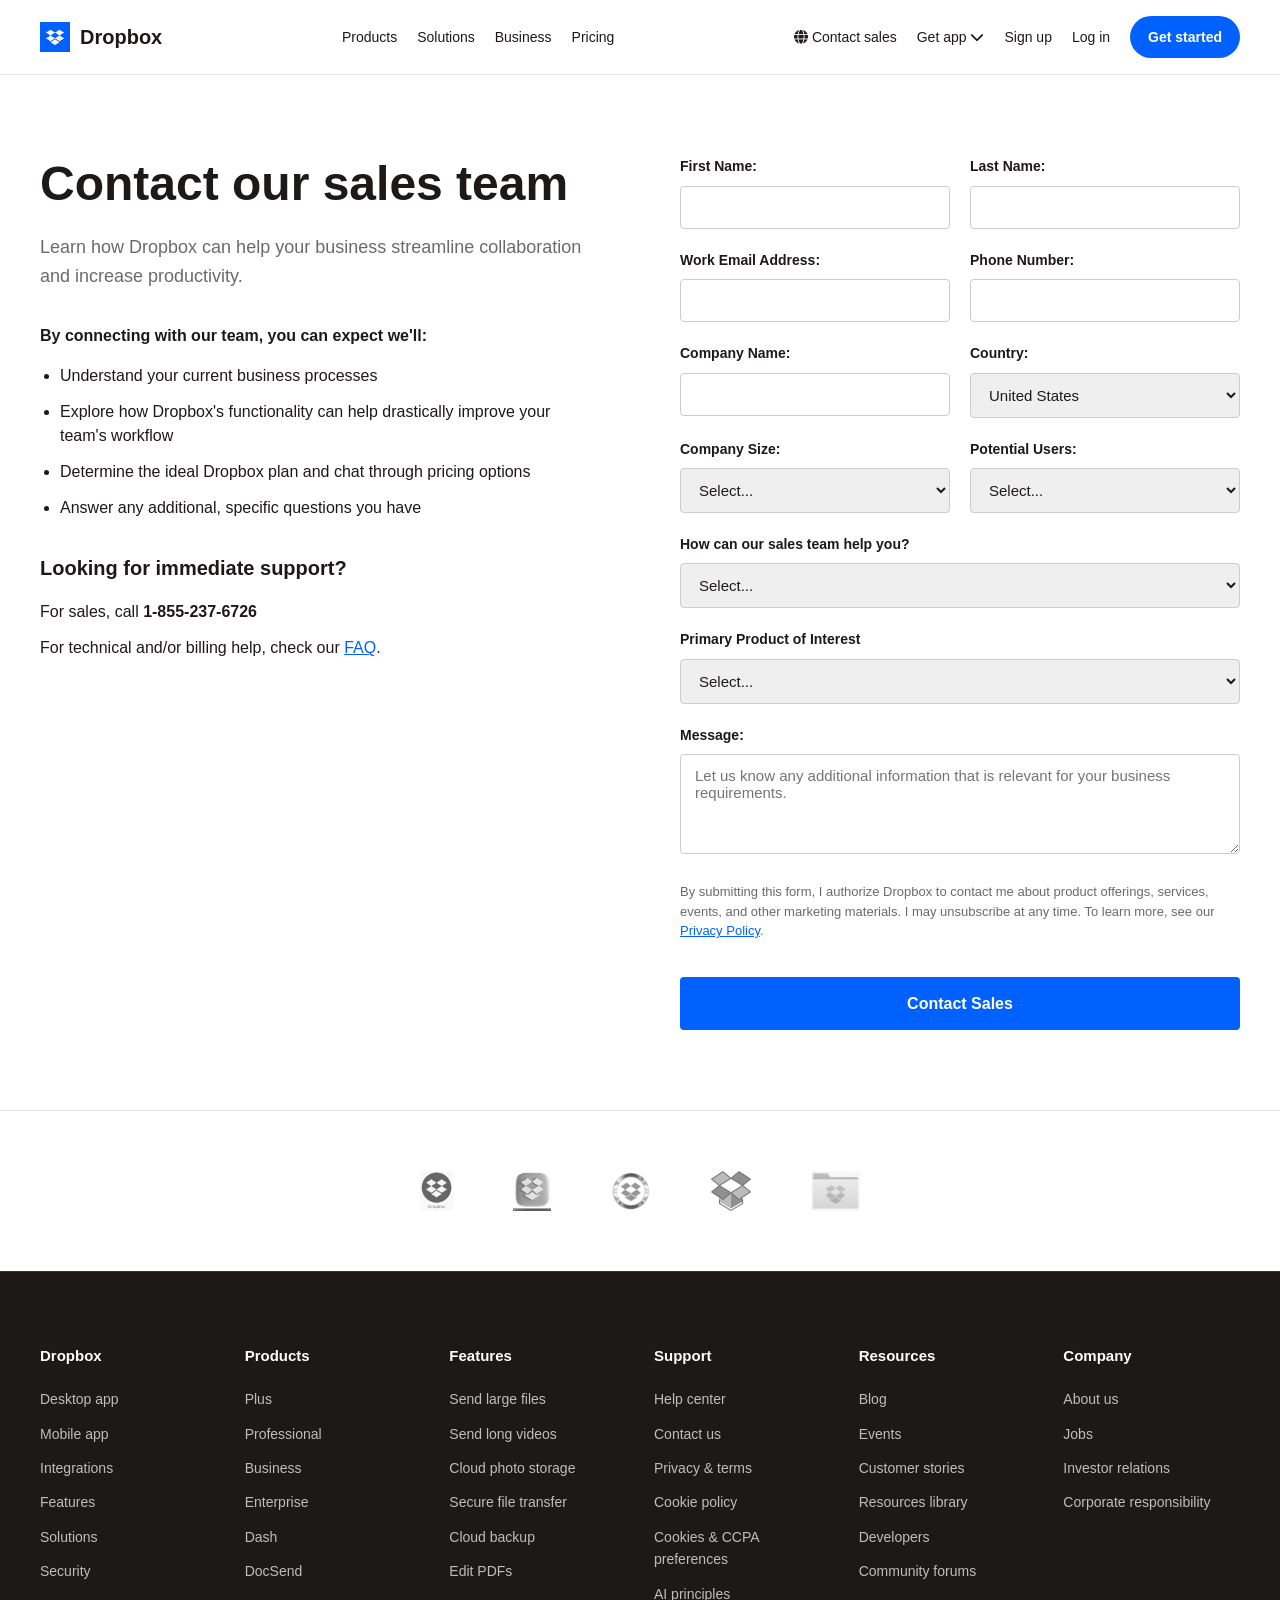
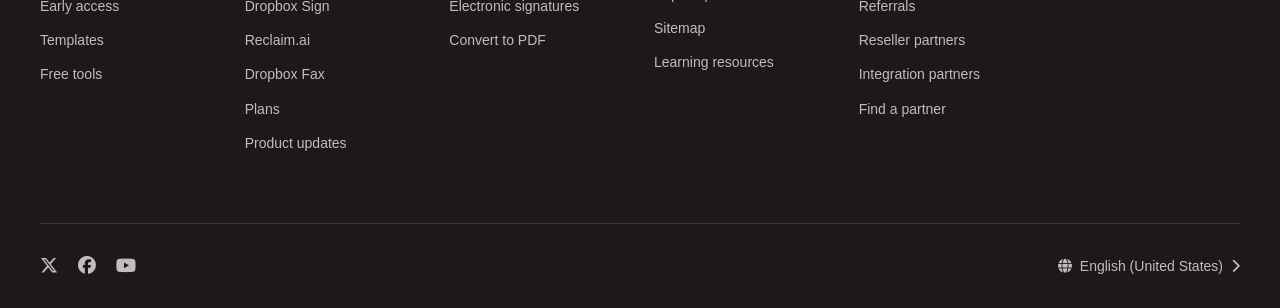
<file: html/contact.html>
<!DOCTYPE html>
<html lang="en">
<head>
    <meta charset="UTF-8">
    <meta name="viewport" content="width=device-width, initial-scale=1.0">
    <title>Contact Sales - Dropbox</title>
    
    <!-- Link to your main CSS (header, footer, variables) -->
    <link rel="stylesheet" href="../css/style.css">
    <!-- Link to the specific Contact page CSS -->
    <link rel="stylesheet" href="../css/contact.css">
    
    <!-- Font Awesome -->
    <link rel="stylesheet" href="https://cdnjs.cloudflare.com/ajax/libs/font-awesome/6.7.2/css/all.min.css">
</head>
<body>

    <!-- Header (Same as index.html) -->
    <header class="header">
        <nav class="navbar">
            <a href="index.html" class="logo">
                <img src="../images/dropbox logo.jpg" alt="Dropbox Logo" class="logo-icon">
                <span>Dropbox</span>
            </a>
            
            <div class="nav-left">
                <a href="#" class="nav-link">Products</a>
                <a href="#" class="nav-link">Solutions</a>
                <a href="#" class="nav-link">Business</a>
                <a href="#" class="nav-link">Pricing</a>
            </div>

            <div class="nav-right">
                <a href="#" class="nav-link">
                    <i class="fa-solid fa-globe" aria-hidden="true"></i>
                    <span>Contact sales</span>
                </a>
                <a href="#" class="nav-link">Get app <i class="fa-solid fa-chevron-down"></i></a>
                <a href="login.html" class="nav-link">Sign up</a>
                <a href="login.html" class="nav-link">Log in</a>
                <a href="login.html" class="nav-button">Get started</a>
            </div>
        </nav>
    </header>

    <!-- Main Contact Section -->
    <main class="contact-main">
        <div class="contact-container">
            
            <!-- Left Side: Information -->
            <div class="contact-info">
                <h1>Contact our sales team</h1>
                <p class="contact-subtitle">Learn how Dropbox can help your business streamline collaboration and increase productivity.</p>
                
                <p class="contact-intro">By connecting with our team, you can expect we'll:</p>
                <ul class="contact-list">
                    <li>Understand your current business processes</li>
                    <li>Explore how Dropbox's functionality can help drastically improve your team's workflow</li>
                    <li>Determine the ideal Dropbox plan and chat through pricing options</li>
                    <li>Answer any additional, specific questions you have</li>
                </ul>

                <h3>Looking for immediate support?</h3>
                <ul class="contact-list support-list">
                    <li>For sales, call <strong>1-855-237-6726</strong></li>
                    <li>For technical and/or billing help, check our <a href="#">FAQ</a>.</li>
                </ul>
            </div>

            <!-- Right Side: Form -->
            <div class="contact-form-wrapper">
                <form class="contact-form">
                    
                    <div class="form-row">
                        <div class="form-group">
                            <label for="firstName">First Name:</label>
                            <input type="text" id="firstName" required>
                        </div>
                        <div class="form-group">
                            <label for="lastName">Last Name:</label>
                            <input type="text" id="lastName" required>
                        </div>
                    </div>

                    <div class="form-row">
                        <div class="form-group">
                            <label for="email">Work Email Address:</label>
                            <input type="email" id="email" required>
                        </div>
                        <div class="form-group">
                            <label for="phone">Phone Number:</label>
                            <input type="tel" id="phone">
                        </div>
                    </div>

                    <div class="form-row">
                        <div class="form-group">
                            <label for="company">Company Name:</label>
                            <input type="text" id="company">
                        </div>
                        <div class="form-group">
                            <label for="country">Country:</label>
                            <select id="country">
                                <option value="United States">United States</option>
                                <option value="Canada">Canada</option>
                                <option value="United Kingdom">United Kingdom</option>
                                <!-- Add more countries as needed -->
                            </select>
                        </div>
                    </div>

                    <div class="form-row">
                        <div class="form-group">
                            <label for="companySize">Company Size:</label>
                            <select id="companySize">
                                <option value="">Select...</option>
                                <option value="1-10">1-10</option>
                                <option value="11-50">11-50</option>
                                <option value="51-200">51-200</option>
                                <option value="201+">201+</option>
                            </select>
                        </div>
                        <div class="form-group">
                            <label for="users">Potential Users:</label>
                            <select id="users">
                                <option value="">Select...</option>
                                <option value="1-10">1-10</option>
                                <option value="11-50">11-50</option>
                                <option value="51+">51+</option>
                            </select>
                        </div>
                    </div>

                    <div class="form-group full-width">
                        <label for="help">How can our sales team help you?</label>
                        <select id="help">
                            <option value="">Select...</option>
                            <option value="Pricing">Pricing</option>
                            <option value="Product Demo">Product Demo</option>
                            <option value="General Inquiry">General Inquiry</option>
                        </select>
                    </div>

                    <div class="form-group full-width">
                        <label for="product">Primary Product of Interest</label>
                        <select id="product">
                            <option value="">Select...</option>
                            <option value="Dropbox Business">Dropbox Business</option>
                            <option value="Dropbox Enterprise">Dropbox Enterprise</option>
                        </select>
                    </div>

                    <div class="form-group full-width">
                        <label for="message">Message:</label>
                        <textarea id="message" rows="4" placeholder="Let us know any additional information that is relevant for your business requirements."></textarea>
                    </div>

                    <p class="privacy-text">
                        By submitting this form, I authorize Dropbox to contact me about product offerings, services, events, and other marketing materials. I may unsubscribe at any time. To learn more, see our <a href="#">Privacy Policy</a>.
                    </p>

                    <button type="submit" class="btn-contact">Contact Sales</button>
                </form>
            </div>
        </div>
    </main>

    <!-- Brand Logos Section -->
    <section class="contact-logos">
        <div class="logo-container">
            <!-- Using the images you already have in your folder as requested -->
            <img src="../images/dropbox logo 1.png" alt="Brand 1">
            <img src="../images/dropbox logo 2.jpg" alt="Brand 2">
            <img src="../images/dropbox logo 3.jpg" alt="Brand 3">
            <img src="../images/dropbox logo 4.png" alt="Brand 4">
            <img src="../images/dropbox logo 5.jpg" alt="Brand 5">
        </div>
    </section>

    <!-- Footer (Same as index.html) -->
    <footer class="footer">
        <div class="container">
            <div class="footer-grid">
                <div class="footer-col">
                    <h4>Dropbox</h4>
                    <ul>
                        <li><a href="#">Desktop app</a></li>
                        <li><a href="#">Mobile app</a></li>
                        <li><a href="#">Integrations</a></li>
                        <li><a href="#">Features</a></li>
                        <li><a href="#">Solutions</a></li>
                        <li><a href="#">Security</a></li>
                        <li><a href="#">Early access</a></li>
                        <li><a href="#">Templates</a></li>
                        <li><a href="#">Free tools</a></li>
                    </ul>
                </div>
                <div class="footer-col">
                    <h4>Products</h4>
                    <ul>
                        <li><a href="#">Plus</a></li>
                        <li><a href="#">Professional</a></li>
                        <li><a href="#">Business</a></li>
                        <li><a href="#">Enterprise</a></li>
                        <li><a href="#">Dash</a></li>
                        <li><a href="#">DocSend</a></li>
                        <li><a href="#">Dropbox Sign</a></li>
                        <li><a href="#">Reclaim.ai</a></li>
                        <li><a href="#">Dropbox Fax</a></li>
                        <li><a href="#">Plans</a></li>
                        <li><a href="#">Product updates</a></li>
                    </ul>
                </div>
                <div class="footer-col">
                    <h4>Features</h4>
                    <ul>
                        <li><a href="#">Send large files</a></li>
                        <li><a href="#">Send long videos</a></li>
                        <li><a href="#">Cloud photo storage</a></li>
                        <li><a href="#">Secure file transfer</a></li>
                        <li><a href="#">Cloud backup</a></li>
                        <li><a href="#">Edit PDFs</a></li>
                        <li><a href="#">Electronic signatures</a></li>
                        <li><a href="#">Convert to PDF</a></li>
                    </ul>
                </div>
                <div class="footer-col">
                    <h4>Support</h4>
                    <ul>
                        <li><a href="#">Help center</a></li>
                        <li><a href="#">Contact us</a></li>
                        <li><a href="#">Privacy & terms</a></li>
                        <li><a href="#">Cookie policy</a></li>
                        <li><a href="#">Cookies & CCPA preferences</a></li>
                        <li><a href="#">AI principles</a></li>
                        <li><a href="#">Sitemap</a></li>
                        <li><a href="#">Learning resources</a></li>
                    </ul>
                </div>
                <div class="footer-col">
                    <h4>Resources</h4>
                    <ul>
                        <li><a href="#">Blog</a></li>
                        <li><a href="#">Events</a></li>
                        <li><a href="#">Customer stories</a></li>
                        <li><a href="#">Resources library</a></li>
                        <li><a href="#">Developers</a></li>
                        <li><a href="#">Community forums</a></li>
                        <li><a href="#">Referrals</a></li>
                        <li><a href="#">Reseller partners</a></li>
                        <li><a href="#">Integration partners</a></li>
                        <li><a href="#">Find a partner</a></li>
                    </ul>
                </div>
                <div class="footer-col">
                    <h4>Company</h4>
                    <ul>
                        <li><a href="#">About us</a></li>
                        <li><a href="#">Jobs</a></li>
                        <li><a href="#">Investor relations</a></li>
                        <li><a href="#">Corporate responsibility</a></li>
                    </ul>
                </div>
            </div>
            <div class="footer-bottom">
                <div class="social-links">
                    <a href="#"><i class="fa-brands fa-x-twitter"></i></a>
                    <a href="#"><i class="fa-brands fa-facebook"></i></a>
                    <a href="#"><i class="fa-brands fa-youtube"></i></a>
                </div>
                <div class="language-selector">
                    <i class="fa-solid fa-globe"></i> English (United States) <i class="fa-solid fa-chevron-right"></i>
                </div>
            </div>
        </div>
    </footer>

</body>
</html>
</file>
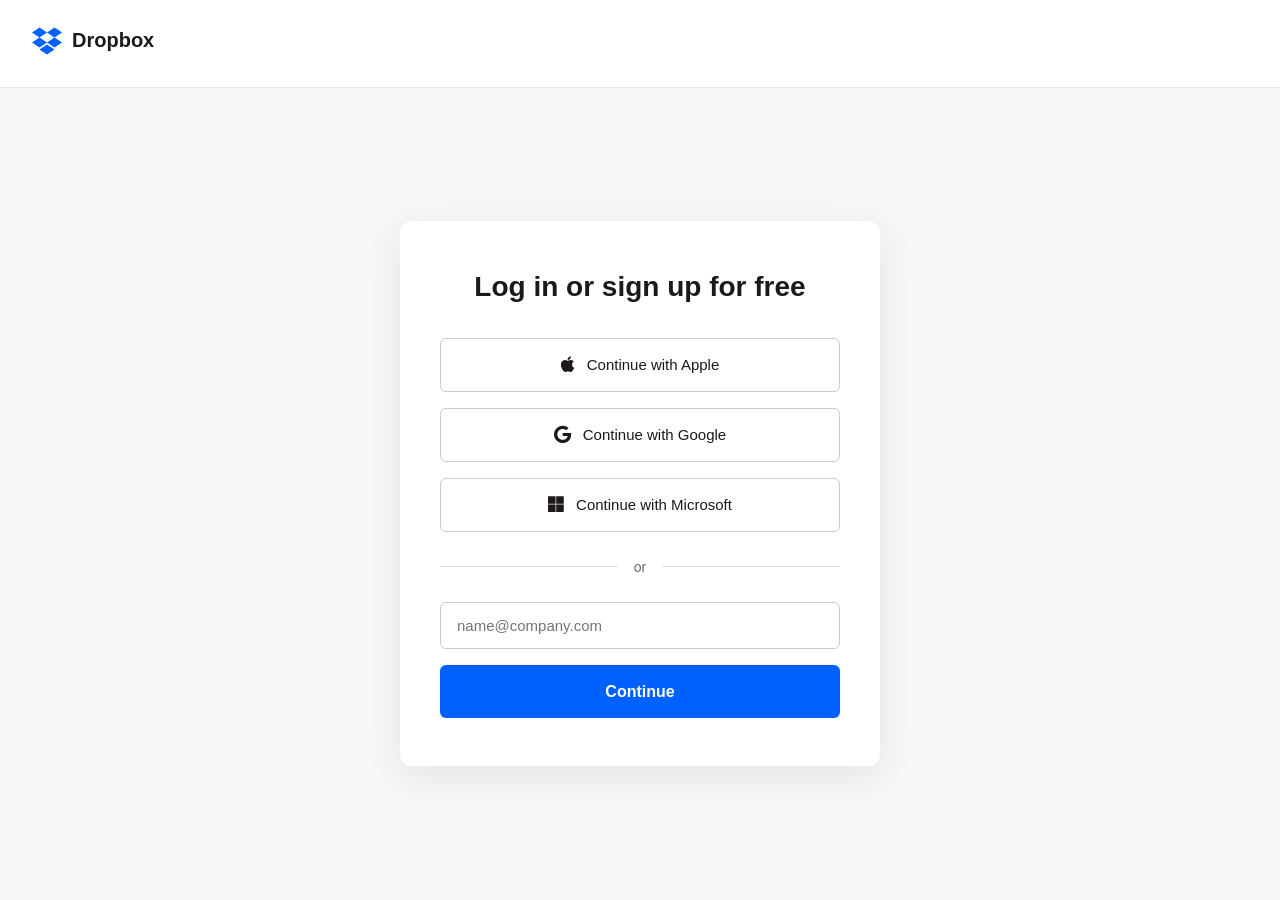
<file: html/login.html>
<!DOCTYPE html>
<html lang="en">
<head>
    <meta charset="UTF-8">
    <meta name="viewport" content="width=device-width, initial-scale=1.0">
    <title>Log in or Sign up - Dropbox</title>
    
    <!-- Link to CSS files using ../ to go up one folder level -->
    <link rel="stylesheet" href="../css/style.css">
    <link rel="stylesheet" href="../css/login.css">
    
    <!-- Font Awesome for the Apple, Google, and Microsoft icons -->
    <link rel="stylesheet" href="https://cdnjs.cloudflare.com/ajax/libs/font-awesome/6.7.2/css/all.min.css">
</head>
<body class="login-page">

    <!-- Simple Header with just the Logo -->
    <header class="login-header">
        <a href="index.html" class="logo">
            <svg class="logo-icon" width="30" height="30" viewBox="0 0 24 24" fill="#0061ff" xmlns="http://www.w3.org/2000/svg">
                <path d="M6 2L0 6L6 10L12 6L6 2Z M18 2L12 6L18 10L24 6L18 2Z M0 14L6 18L12 14L6 10L0 14Z M18 10L12 14L18 18L24 14L18 10Z M6 19.5L12 15.5L18 19.5L12 23.5L6 19.5Z"/>
            </svg>
            <span>Dropbox</span>
        </a>
    </header>

    <!-- Main Login Content -->
    <main class="login-main">
        <div class="login-card">
            <h1>Log in or sign up for free</h1>

            <!-- Social Login Buttons -->
            <div class="social-buttons">
                <button class="social-btn">
                    <i class="fa-brands fa-apple"></i>
                    <span>Continue with Apple</span>
                </button>
                <button class="social-btn">
                    <i class="fa-brands fa-google"></i>
                    <span>Continue with Google</span>
                </button>
                <button class="social-btn">
                    <i class="fa-brands fa-microsoft"></i>
                    <span>Continue with Microsoft</span>
                </button>
            </div>

            <!-- Divider ("or") -->
            <div class="divider">
                <span>or</span>
            </div>

            <!-- Email Form -->
            <form class="login-form">
                <input type="email" placeholder="name@company.com" class="email-input" required>
                <button type="submit" class="continue-btn">Continue</button>
            </form>
        </div>
    </main>

</body>
</html>
</file>
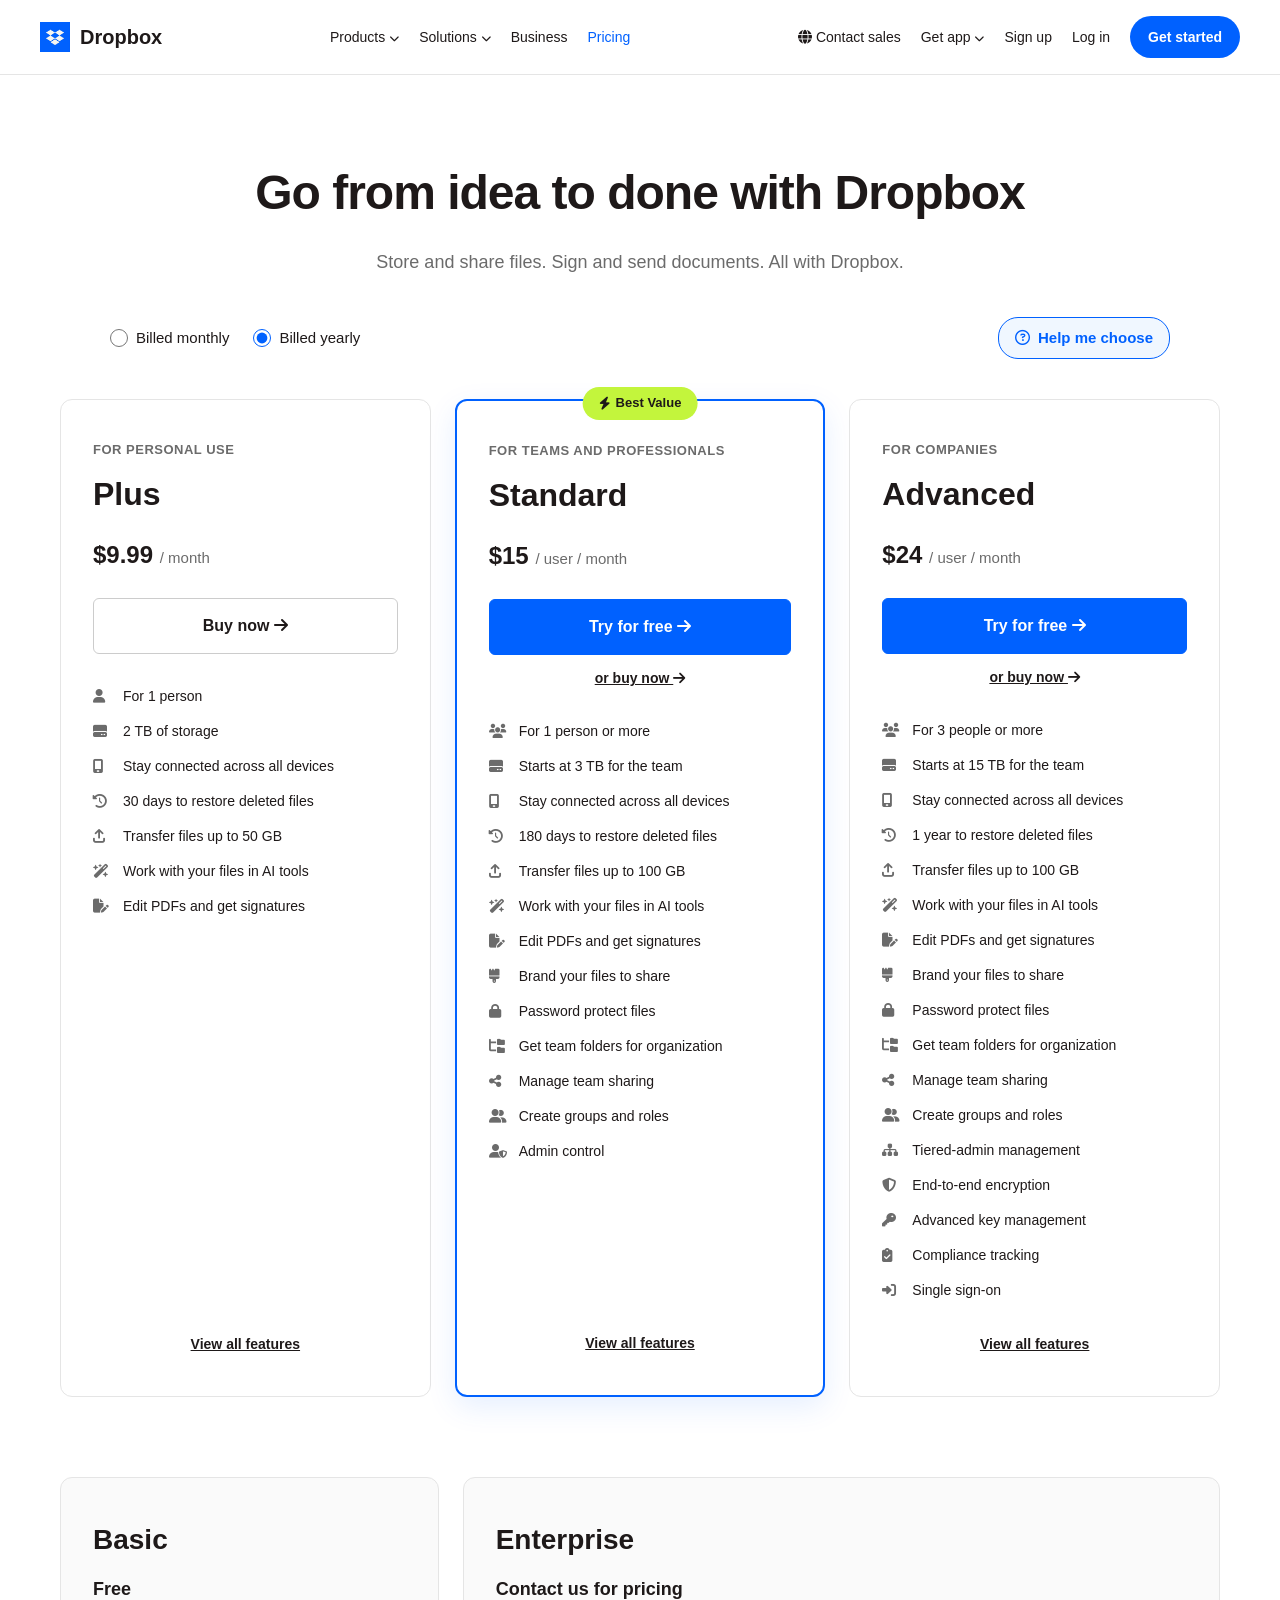
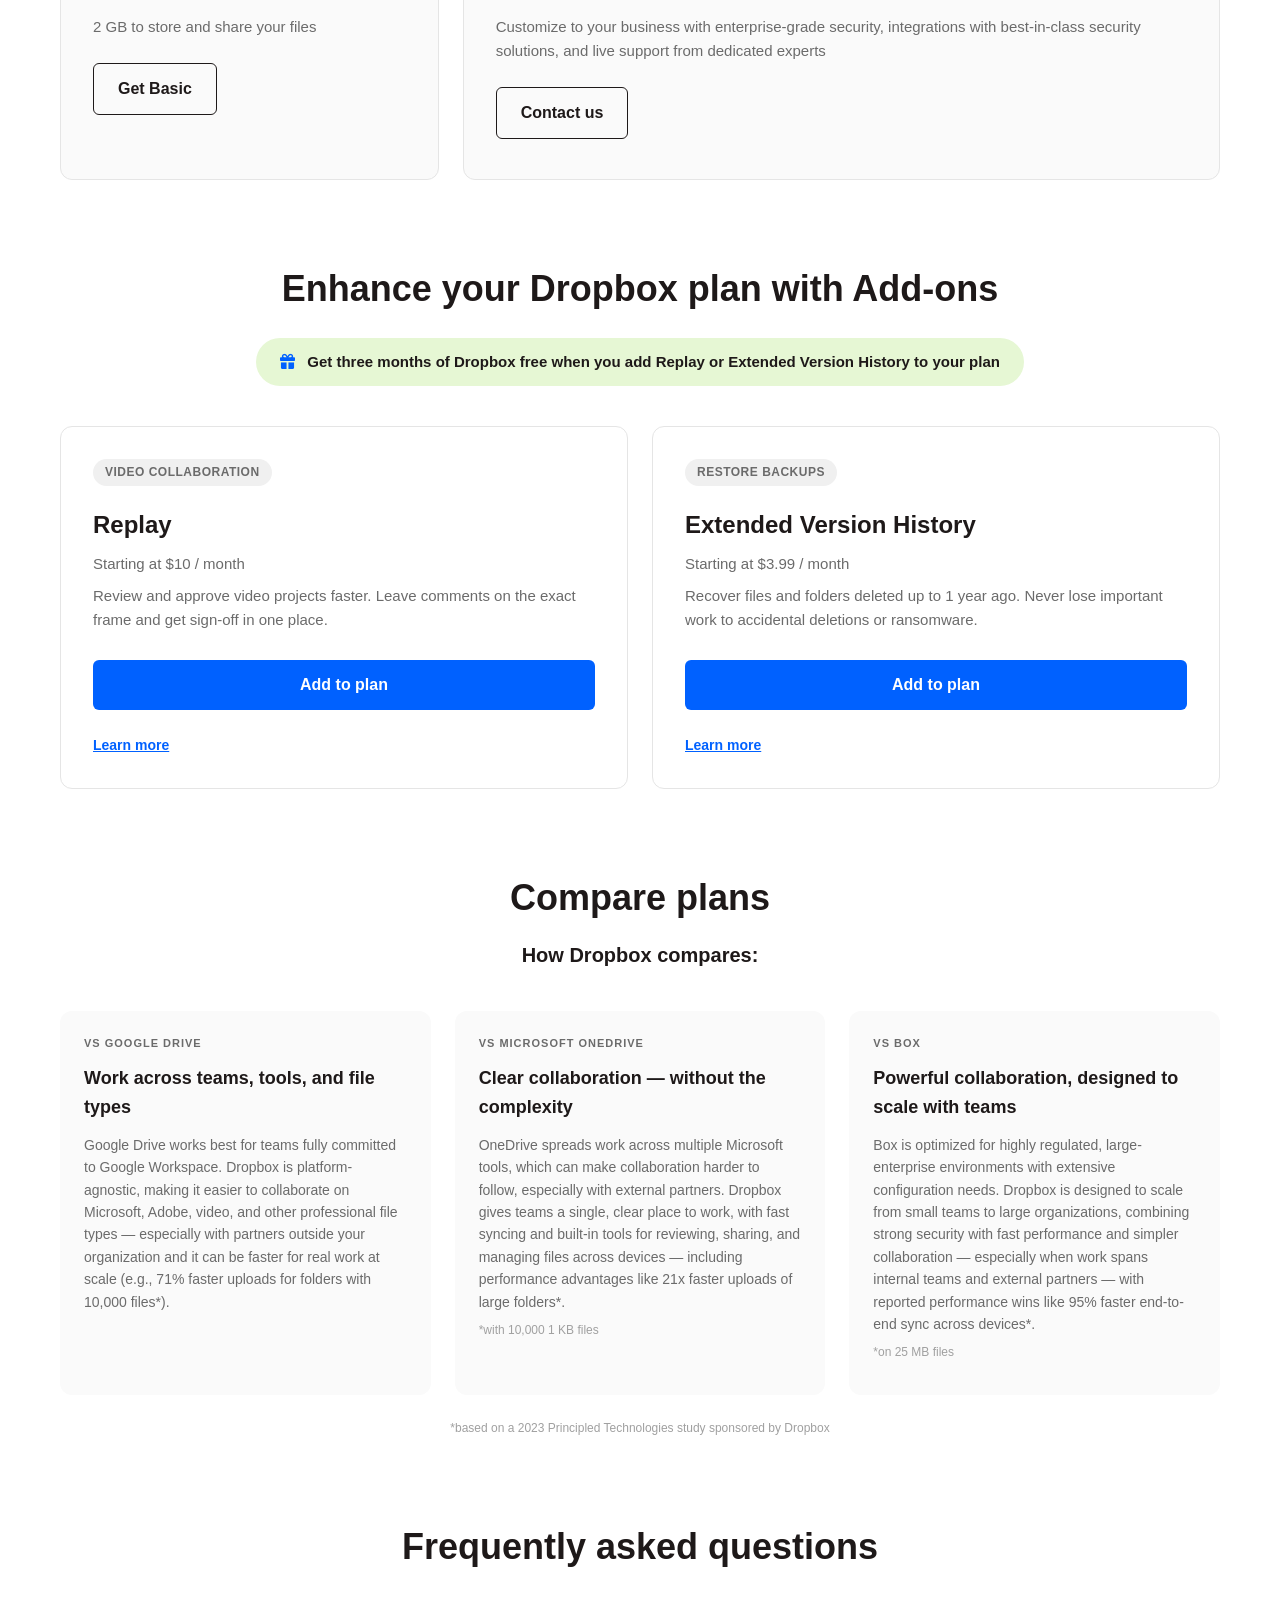
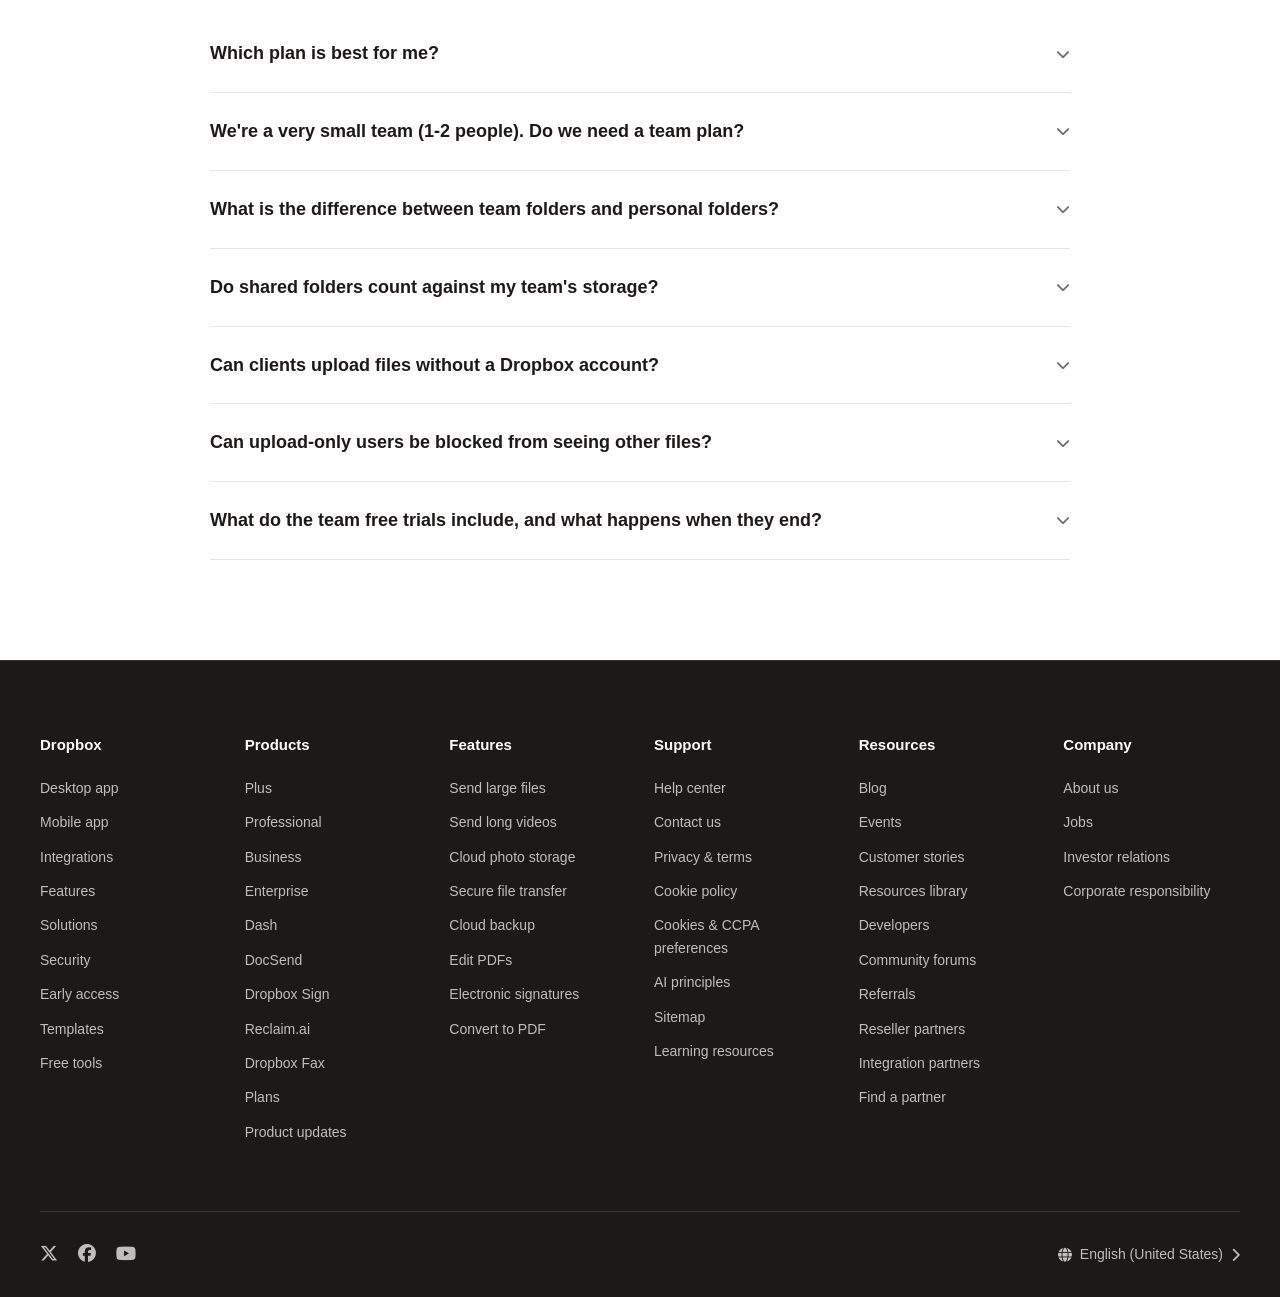
<file: html/pricing.html>
<!DOCTYPE html>
<html lang="en">
<head>
    <meta charset="UTF-8">
    <meta name="viewport" content="width=device-width, initial-scale=1.0">
    <title>Find Your Dropbox Plan - Dropbox</title>
    
    <!-- Link to your main CSS (header, footer, variables) -->
    <link rel="stylesheet" href="../css/style.css">
    <!-- Link to the specific Pricing page CSS -->
    <link rel="stylesheet" href="../css/pricing.css">
    
    <!-- Font Awesome for Icons -->
    <link rel="stylesheet" href="https://cdnjs.cloudflare.com/ajax/libs/font-awesome/6.7.2/css/all.min.css">
</head>
<body>

    <!-- Header (Same as index.html) -->
    <header class="header">
        <nav class="navbar">
            <a href="index.html" class="logo">
                <img src="../images/dropbox logo.jpg" alt="Dropbox Logo" class="logo-icon">
                <span>Dropbox</span>
            </a>
            
            <div class="nav-left">
                <a href="#" class="nav-link">Products <i class="fa-solid fa-chevron-down" style="font-size:10px;"></i></a>
                <a href="#" class="nav-link">Solutions <i class="fa-solid fa-chevron-down" style="font-size:10px;"></i></a>
                <a href="#" class="nav-link">Business</a>
                <a href="pricing.html" class="nav-link" style="color: var(--blue);">Pricing</a>
            </div>

            <div class="nav-right">
                <a href="contact.html" class="nav-link">
                    <i class="fa-solid fa-globe" aria-hidden="true"></i>
                    <span>Contact sales</span>
                </a>
                <a href="#" class="nav-link">Get app <i class="fa-solid fa-chevron-down" style="font-size:10px;"></i></a>
                <a href="login.html" class="nav-link">Sign up</a>
                <a href="login.html" class="nav-link">Log in</a>
                <a href="login.html" class="nav-button">Get started</a>
            </div>
        </nav>
    </header>

    <!-- Main Pricing Content -->
    <main class="pricing-main">
        
        <!-- Hero Section -->
        <section class="pricing-hero">
            <h1>Go from idea to done with Dropbox</h1>
            <p>Store and share files. Sign and send documents. All with Dropbox.</p>
        </section>

        <!-- Billing Toggle & Help -->
        <section class="pricing-controls">
            <div class="billing-toggle">
                <label class="radio-label">
                    <input type="radio" name="billing" value="monthly"> Billed monthly
                </label>
                <label class="radio-label">
                    <input type="radio" name="billing" value="yearly" checked> Billed yearly
                </label>
            </div>
            <a href="#" class="help-link"><i class="fa-regular fa-circle-question"></i> Help me choose</a>
        </section>

        <!-- 3-Column Pricing Grid -->
        <section class="pricing-grid-container">
            <div class="pricing-grid">
                
                <!-- Plan 1: Plus -->
                <div class="pricing-card">
                    <div class="card-header">
                        <span class="plan-audience">For personal use</span>
                        <h2>Plus</h2>
                        <div class="plan-price">$9.99 <span>/ month</span></div>
                    </div>
                    <div class="card-action">
                        <a href="#" class="btn-card">Buy now <i class="fa-solid fa-arrow-right"></i></a>
                    </div>
                    <ul class="plan-features">
                        <li><i class="fa-solid fa-user"></i> For 1 person</li>
                        <li><i class="fa-solid fa-hard-drive"></i> 2 TB of storage</li>
                        <li><i class="fa-solid fa-mobile-screen"></i> Stay connected across all devices</li>
                        <li><i class="fa-solid fa-clock-rotate-left"></i> 30 days to restore deleted files</li>
                        <li><i class="fa-solid fa-arrow-up-from-bracket"></i> Transfer files up to 50 GB</li>
                        <li><i class="fa-solid fa-wand-magic-sparkles"></i> Work with your files in AI tools</li>
                        <li><i class="fa-solid fa-file-pen"></i> Edit PDFs and get signatures</li>
                    </ul>
                    <a href="#" class="view-all-link">View all features</a>
                </div>

                <!-- Plan 2: Standard -->
                <div class="pricing-card featured-card">
                    <div class="best-value-tag"><i class="fa-solid fa-bolt"></i> Best Value</div>
                    <div class="card-header">
                        <span class="plan-audience">For teams and professionals</span>
                        <h2>Standard</h2>
                        <div class="plan-price">$15 <span>/ user / month</span></div>
                    </div>
                    <div class="card-action">
                        <a href="#" class="btn-card btn-blue">Try for free <i class="fa-solid fa-arrow-right"></i></a>
                        <a href="#" class="btn-text-link">or buy now <i class="fa-solid fa-arrow-right"></i></a>
                    </div>
                    <ul class="plan-features">
                        <li><i class="fa-solid fa-users"></i> For 1 person or more</li>
                        <li><i class="fa-solid fa-hard-drive"></i> Starts at 3 TB for the team</li>
                        <li><i class="fa-solid fa-mobile-screen"></i> Stay connected across all devices</li>
                        <li><i class="fa-solid fa-clock-rotate-left"></i> 180 days to restore deleted files</li>
                        <li><i class="fa-solid fa-arrow-up-from-bracket"></i> Transfer files up to 100 GB</li>
                        <li><i class="fa-solid fa-wand-magic-sparkles"></i> Work with your files in AI tools</li>
                        <li><i class="fa-solid fa-file-pen"></i> Edit PDFs and get signatures</li>
                        <li><i class="fa-solid fa-brush"></i> Brand your files to share</li>
                        <li><i class="fa-solid fa-lock"></i> Password protect files</li>
                        <li><i class="fa-solid fa-folder-tree"></i> Get team folders for organization</li>
                        <li><i class="fa-solid fa-share-nodes"></i> Manage team sharing</li>
                        <li><i class="fa-solid fa-user-group"></i> Create groups and roles</li>
                        <li><i class="fa-solid fa-user-shield"></i> Admin control</li>
                    </ul>
                    <a href="#" class="view-all-link">View all features</a>
                </div>

                <!-- Plan 3: Advanced -->
                <div class="pricing-card">
                    <div class="card-header">
                        <span class="plan-audience">For companies</span>
                        <h2>Advanced</h2>
                        <div class="plan-price">$24 <span>/ user / month</span></div>
                    </div>
                    <div class="card-action">
                        <a href="#" class="btn-card btn-blue">Try for free <i class="fa-solid fa-arrow-right"></i></a>
                        <a href="#" class="btn-text-link">or buy now <i class="fa-solid fa-arrow-right"></i></a>
                    </div>
                    <ul class="plan-features">
                        <li><i class="fa-solid fa-users"></i> For 3 people or more</li>
                        <li><i class="fa-solid fa-hard-drive"></i> Starts at 15 TB for the team</li>
                        <li><i class="fa-solid fa-mobile-screen"></i> Stay connected across all devices</li>
                        <li><i class="fa-solid fa-clock-rotate-left"></i> 1 year to restore deleted files</li>
                        <li><i class="fa-solid fa-arrow-up-from-bracket"></i> Transfer files up to 100 GB</li>
                        <li><i class="fa-solid fa-wand-magic-sparkles"></i> Work with your files in AI tools</li>
                        <li><i class="fa-solid fa-file-pen"></i> Edit PDFs and get signatures</li>
                        <li><i class="fa-solid fa-brush"></i> Brand your files to share</li>
                        <li><i class="fa-solid fa-lock"></i> Password protect files</li>
                        <li><i class="fa-solid fa-folder-tree"></i> Get team folders for organization</li>
                        <li><i class="fa-solid fa-share-nodes"></i> Manage team sharing</li>
                        <li><i class="fa-solid fa-user-group"></i> Create groups and roles</li>
                        <li><i class="fa-solid fa-sitemap"></i> Tiered-admin management</li>
                        <li><i class="fa-solid fa-shield-halved"></i> End-to-end encryption</li>
                        <li><i class="fa-solid fa-key"></i> Advanced key management</li>
                        <li><i class="fa-solid fa-clipboard-check"></i> Compliance tracking</li>
                        <li><i class="fa-solid fa-right-to-bracket"></i> Single sign-on</li>
                    </ul>
                    <a href="#" class="view-all-link">View all features</a>
                </div>

            </div>
        </section>

        <!-- Basic & Enterprise Section -->
        <section class="basic-enterprise">
            <div class="basic-enterprise-grid">
                
                <div class="be-card">
                    <h3>Basic</h3>
                    <p class="be-price">Free</p>
                    <p class="be-desc">2 GB to store and share your files</p>
                    <a href="#" class="btn-be-outline">Get Basic</a>
                </div>

                <div class="be-card">
                    <h3>Enterprise</h3>
                    <p class="be-price">Contact us for pricing</p>
                    <p class="be-desc">Customize to your business with enterprise-grade security, integrations with best-in-class security solutions, and live support from dedicated experts</p>
                    <a href="contact.html" class="btn-be-outline">Contact us</a>
                </div>

            </div>
        </section>

        <!-- Add-ons Section -->
        <section class="addons-section">
            <h2>Enhance your Dropbox plan with Add-ons</h2>
            <div class="addon-banner">
                <i class="fa-solid fa-gift"></i> Get three months of Dropbox free when you add Replay or Extended Version History to your plan
            </div>
            <div class="addons-grid">
                
                <div class="addon-card">
                    <div class="addon-tag">Video collaboration</div>
                    <div class="addon-content">
                        <h3>Replay</h3>
                        <p class="addon-price">Starting at $10 / month</p>
                        <p class="addon-desc">Review and approve video projects faster. Leave comments on the exact frame and get sign-off in one place.</p>
                        <a href="#" class="btn-addon">Add to plan</a>
                        <a href="#" class="addon-link">Learn more</a>
                    </div>
                </div>

                <div class="addon-card">
                    <div class="addon-tag">Restore backups</div>
                    <div class="addon-content">
                        <h3>Extended Version History</h3>
                        <p class="addon-price">Starting at $3.99 / month</p>
                        <p class="addon-desc">Recover files and folders deleted up to 1 year ago. Never lose important work to accidental deletions or ransomware.</p>
                        <a href="#" class="btn-addon">Add to plan</a>
                        <a href="#" class="addon-link">Learn more</a>
                    </div>
                </div>

            </div>
        </section>

        <!-- Compare Plans Section -->
        <section class="compare-section">
            <h2>Compare plans</h2>
            <p class="compare-subtitle">How Dropbox compares:</p>
            
            <div class="compare-grid">
                <div class="compare-col">
                    <span class="compare-tag">VS GOOGLE DRIVE</span>
                    <h3>Work across teams, tools, and file types</h3>
                    <p>Google Drive works best for teams fully committed to Google Workspace. Dropbox is platform-agnostic, making it easier to collaborate on Microsoft, Adobe, video, and other professional file types — especially with partners outside your organization and it can be faster for real work at scale (e.g., 71% faster uploads for folders with 10,000 files*).</p>
                </div>
                <div class="compare-col">
                    <span class="compare-tag">VS MICROSOFT ONEDRIVE</span>
                    <h3>Clear collaboration — without the complexity</h3>
                    <p>OneDrive spreads work across multiple Microsoft tools, which can make collaboration harder to follow, especially with external partners. Dropbox gives teams a single, clear place to work, with fast syncing and built-in tools for reviewing, sharing, and managing files across devices — including performance advantages like 21x faster uploads of large folders*.</p>
                    <p class="small-text">*with 10,000 1 KB files</p>
                </div>
                <div class="compare-col">
                    <span class="compare-tag">VS BOX</span>
                    <h3>Powerful collaboration, designed to scale with teams</h3>
                    <p>Box is optimized for highly regulated, large-enterprise environments with extensive configuration needs. Dropbox is designed to scale from small teams to large organizations, combining strong security with fast performance and simpler collaboration — especially when work spans internal teams and external partners — with reported performance wins like 95% faster end-to-end sync across devices*.</p>
                    <p class="small-text">*on 25 MB files</p>
                </div>
            </div>
            <p class="disclaimer">*based on a 2023 Principled Technologies study sponsored by Dropbox</p>
        </section>

        <!-- FAQ Section -->
        <section class="faq-section">
            <h2>Frequently asked questions</h2>
            <div class="faq-list">
                
                <details>
                    <summary>Which plan is best for me?</summary>
                    <p>It depends on whether you are an individual, a small team, or a large company. Plus is great for personal use, Standard for teams needing collaboration features, and Advanced for companies requiring top-tier security and admin controls.</p>
                </details>

                <details>
                    <summary>We're a very small team (1-2 people). Do we need a team plan?</summary>
                    <p>While you can use Plus individually, team plans like Standard start at 1 person and offer collaborative features like shared team folders and centralized admin controls that make working together much easier.</p>
                </details>

                <details>
                    <summary>What is the difference between team folders and personal folders?</summary>
                    <p>Personal folders are private to you. Team folders are shared spaces where multiple team members can access, edit, and manage files together, ensuring everyone has the latest version.</p>
                </details>

                <details>
                    <summary>Do shared folders count against my team's storage?</summary>
                    <p>Yes, files stored in shared team folders count against the total storage pool of the team plan.</p>
                </details>

                <details>
                    <summary>Can clients upload files without a Dropbox account?</summary>
                    <p>Yes, with File Requests, clients can upload files to a specific folder using a simple link without needing to create a Dropbox account.</p>
                </details>

                <details>
                    <summary>Can upload-only users be blocked from seeing other files?</summary>
                    <p>Yes, you can set permissions on file requests to allow uploads without giving view or edit access to the rest of the folder contents.</p>
                </details>

                <details>
                    <summary>What do the team free trials include, and what happens when they end?</summary>
                    <p>Free trials give you full access to the team plan features for a limited time. When the trial ends, your account will revert to a free Basic plan unless you choose to purchase a subscription.</p>
                </details>

            </div>
        </section>

    </main>

    <!-- Footer (Same as index.html) -->
    <footer class="footer">
        <div class="container">
            <div class="footer-grid">
                <div class="footer-col">
                    <h4>Dropbox</h4>
                    <ul>
                        <li><a href="#">Desktop app</a></li>
                        <li><a href="#">Mobile app</a></li>
                        <li><a href="#">Integrations</a></li>
                        <li><a href="#">Features</a></li>
                        <li><a href="#">Solutions</a></li>
                        <li><a href="#">Security</a></li>
                        <li><a href="#">Early access</a></li>
                        <li><a href="#">Templates</a></li>
                        <li><a href="#">Free tools</a></li>
                    </ul>
                </div>
                <div class="footer-col">
                    <h4>Products</h4>
                    <ul>
                        <li><a href="#">Plus</a></li>
                        <li><a href="#">Professional</a></li>
                        <li><a href="#">Business</a></li>
                        <li><a href="#">Enterprise</a></li>
                        <li><a href="#">Dash</a></li>
                        <li><a href="#">DocSend</a></li>
                        <li><a href="#">Dropbox Sign</a></li>
                        <li><a href="#">Reclaim.ai</a></li>
                        <li><a href="#">Dropbox Fax</a></li>
                        <li><a href="#">Plans</a></li>
                        <li><a href="#">Product updates</a></li>
                    </ul>
                </div>
                <div class="footer-col">
                    <h4>Features</h4>
                    <ul>
                        <li><a href="#">Send large files</a></li>
                        <li><a href="#">Send long videos</a></li>
                        <li><a href="#">Cloud photo storage</a></li>
                        <li><a href="#">Secure file transfer</a></li>
                        <li><a href="#">Cloud backup</a></li>
                        <li><a href="#">Edit PDFs</a></li>
                        <li><a href="#">Electronic signatures</a></li>
                        <li><a href="#">Convert to PDF</a></li>
                    </ul>
                </div>
                <div class="footer-col">
                    <h4>Support</h4>
                    <ul>
                        <li><a href="#">Help center</a></li>
                        <li><a href="#">Contact us</a></li>
                        <li><a href="#">Privacy & terms</a></li>
                        <li><a href="#">Cookie policy</a></li>
                        <li><a href="#">Cookies & CCPA preferences</a></li>
                        <li><a href="#">AI principles</a></li>
                        <li><a href="#">Sitemap</a></li>
                        <li><a href="#">Learning resources</a></li>
                    </ul>
                </div>
                <div class="footer-col">
                    <h4>Resources</h4>
                    <ul>
                        <li><a href="#">Blog</a></li>
                        <li><a href="#">Events</a></li>
                        <li><a href="#">Customer stories</a></li>
                        <li><a href="#">Resources library</a></li>
                        <li><a href="#">Developers</a></li>
                        <li><a href="#">Community forums</a></li>
                        <li><a href="#">Referrals</a></li>
                        <li><a href="#">Reseller partners</a></li>
                        <li><a href="#">Integration partners</a></li>
                        <li><a href="#">Find a partner</a></li>
                    </ul>
                </div>
                <div class="footer-col">
                    <h4>Company</h4>
                    <ul>
                        <li><a href="#">About us</a></li>
                        <li><a href="#">Jobs</a></li>
                        <li><a href="#">Investor relations</a></li>
                        <li><a href="#">Corporate responsibility</a></li>
                    </ul>
                </div>
            </div>
            <div class="footer-bottom">
                <div class="social-links">
                    <a href="#"><i class="fa-brands fa-x-twitter"></i></a>
                    <a href="#"><i class="fa-brands fa-facebook"></i></a>
                    <a href="#"><i class="fa-brands fa-youtube"></i></a>
                </div>
                <div class="language-selector">
                    <i class="fa-solid fa-globe"></i> English (United States) <i class="fa-solid fa-chevron-right"></i>
                </div>
            </div>
        </div>
    </footer>

</body>
</html>
</file>
<file: css/style.css>
:root {
    --blue: #0061ff;
    --blue-hover: #0052cc;
    --black: #1e1919;
    --white: #ffffff;
    --gray-bg: #f7f5f2;
    --text: #1e1919;
    --muted: #6b6b6b;
    --dark-muted: #c0bdbd;
    --border: #e5e5e5;
    --dark-border: #393535;
}

* {
    margin: 0;
    padding: 0;
    box-sizing: border-box;
}

html {
    width: 100%;
    scroll-behavior: smooth;
}

body {
    width: 100%;
    font-family: Arial, Helvetica, sans-serif;
    color: var(--text);
    background: var(--white);
    line-height: 1.6;
}

a {
    color: inherit;
    text-decoration: none;
}

img {
    display: block;
    max-width: 100%;
}

button {
    font: inherit;
}

.container {
    width: 100%;
    max-width: 1200px;
    margin-inline: auto;
}
.header {
    width: 100%;
    padding: 16px 32px;
    background: var(--white);
    border-bottom: 1px solid var(--border);
    position: sticky;
    top: 0;
    z-index: 100;
}

.navbar {
    width: 100%;
    max-width: 1200px;
    margin: auto;
    display: flex;
    align-items: center;
    justify-content: space-between;
    gap: 24px;
}

.logo {
    display: flex;
    align-items: center;
    gap: 10px;
    flex-shrink: 0;
    color: var(--text);
    font-size: 20px;
    font-weight: 700;
}

.logo-icon {
    width: 30px;
    height: 30px;
    object-fit: contain;
}

.nav-left,
.nav-right {
    display: flex;
    align-items: center;
    gap: 20px;
}

.nav-link {
    font-size: 14px;
    font-weight: 500;
    white-space: nowrap;
    transition: color 0.2s ease;
}

.nav-link:hover {
    color: var(--blue);
}

.nav-button {
    display: inline-flex;
    align-items: center;
    justify-content: center;
    padding: 10px 18px;
    background: var(--blue);
    color: var(--white);
    border-radius: 30px;
    font-size: 14px;
    font-weight: 600;
    white-space: nowrap;
}

.nav-button:hover {
    background: var(--blue-hover);
}
.hero {
    width: 100%;
    padding: 80px 24px;
    display: flex;
    gap: 40px;
    background: var(--white);
    text-align: left;
}

.hero-content {
    width: 100%;
    max-width: 850px;
}

.hero-content h1 {
    width: 450px;
    font-size: 35px;
    line-height: 1.1;
    margin-bottom: 40px;
    margin-left: 40px;
    letter-spacing: -1.5px;
    font-weight: 1000px;
}

.hero-content p {
    max-width: 650px;
    gap:20px;
    margin-bottom: 20px;
    margin-left: 40px;
    color: var(--muted);
    font-size: 20px;
}

.hero-button {
    display: inline-flex;
    align-items: center;
    justify-content: center;
    gap: 10px;
    padding: 15px 30px;
    background: var(--blue);
    color: var(--white);
    border-radius: 30px;
    font-weight: 600;
    margin-left: 40px;
}

.hero-button:hover {
    background: var(--blue-hover);
}

.hero-image {
    width: 1500px;
    margin-top: 300px;
}

.hero-visual {
    width: 100%;
    height: auto;
    object-fit: contain;
}

/* =====================================================
   4. TRUSTED BRANDS
===================================================== */
.trusted-brands {
    width: 100%;
    padding: 48px 24px;
    background: #fafafa;
    border-top: 1px solid var(--border);
    border-bottom: 1px solid var(--border);
    text-align: center;
    overflow: hidden;
}

.trusted-text {
    margin-bottom: 28px;
    color: var(--muted);
    font-size: 14px;
}

.brand-logos {
    width: 100%;
    max-width: 1000px;
    margin: auto;
    display: flex;
    justify-content: center;
    align-items: center;
    flex-wrap: wrap;
    gap: 28px 42px;
}

.brand-logos img {
    width: auto;
    max-width: 130px;
    height: 40px;
    object-fit: contain;
    filter: grayscale(100%);
    opacity: 0.7;
}

.brand-logos img:hover {
    filter: grayscale(0%);
    opacity: 1;
}
.ai-integrations {
    display: block;
    position: relative;
    width: 100%;
    height: auto;
    padding: 80px 32px;
    background: var(--black);
    color: var(--white);
    overflow: hidden;
}

.ai-integrations > .container {
    display: block;
    width: 100%;
    max-width: 1200px;
    margin: 0 auto;
}

.ai-integrations .hero-section {
    display: block;
    width: 100%;
    max-width: 850px;
    margin: 0 auto 56px;
    text-align: center;
}

.hero-tagline {
    margin-bottom: 16px;
    color: var(--dark-muted);
    font-size: 13px;
    letter-spacing: 1.5px;
    text-transform: uppercase;
}

.hero-title {
    margin-bottom: 20px;
    color: var(--white);
    font-size: clamp(32px, 4vw, 48px);
    line-height: 1.15;
}

.hero-subtitle {
    max-width: 700px;
    margin: auto;
    color: var(--dark-muted);
    font-size: 17px;
}

/* FLEX-WRAP: Cards sit side-by-side and wrap naturally */
.features-grid {
    display: flex;
    flex-wrap: wrap;
    justify-content: center;
    gap: 48px 36px;
    width: 100%;
    padding-top: 40px;
    border-top: 1px solid var(--dark-border);
}

.feature-card {
    display: flex;
    flex-direction: column;
    align-items: flex-start;
    flex: 0 1 340px; /* Don't shrink below 340px, allow wrapping */
    min-width: 300px;
    margin-left: 10px;
    background: transparent;
    color: var(--white);
}

.feature-title {
    margin-bottom: 12px;
    color: var(--white);
    font-size: 21px;
    line-height: 1.3;
    overflow-wrap: break-word;
}

.feature-text {
    margin-bottom: 20px;
    color: var(--dark-muted);
    font-size: 15px;
    line-height: 1.7;
    overflow-wrap: break-word;
}

.connect-link {
    display: inline-flex;
    align-items: center;
    gap: 8px;
    margin-top: auto;
    color: var(--white);
    font-size: 14px;
    font-weight: 600;
}

.connect-link:hover {
    color: #a9c7ff;
    text-decoration: underline;
}

/* =====================================================
   6. FIND IT FAST / ORGANIZE / SECURITY SECTIONS
===================================================== */
.feature-block {
    display: block;
    position: relative;
    width: 100%;
    height: auto;
    padding: 100px 24px;
    margin: 0;
    background: var(--white);
    color: var(--text);
    border-bottom: 1px solid var(--border);
    overflow: hidden;
}

.feature-block > .container {
    display: block;
    width: 100%;
    max-width: 850px;
    margin: 0 auto;
    text-align: center;
}

.feature-block h2 {
    margin-bottom: 20px;
    color: var(--text);
    font-size: clamp(32px, 4vw, 48px);
    line-height: 1.15;
}

.feature-block p {
    max-width: 700px;
    margin: 0 auto 28px;
    color: var(--muted);
    font-size: 17px;
    line-height: 1.7;
}

.feature-block.dark-feature {
    background: var(--black);
    color: var(--white);
    border-bottom-color: var(--dark-border);
}

.feature-block.dark-feature h2 {
    color: var(--white);
}

.feature-block.dark-feature p {
    color: var(--dark-muted);
}

.pill-tag {
    display: inline-block;
    margin-bottom: 24px;
    padding: 6px 14px;
    background: #eeeeee;
    color: var(--text);
    border-radius: 30px;
    font-size: 13px;
    font-weight: 600;
}

.dark-feature .pill-tag {
    background: #393535;
    color: var(--white);
}

/* =====================================================
   7. BUTTONS
===================================================== */
.btn-primary {
    display: inline-flex;
    align-items: center;
    justify-content: center;
    padding: 13px 22px;
    border: 1px solid var(--blue);
    border-radius: 3px;
    background: var(--blue);
    color: var(--white);
    font-weight: 600;
    transition: background 0.2s ease;
}

.btn-primary:hover {
    background: var(--blue-hover);
}

.btn-outline {
    display: inline-flex;
    align-items: center;
    justify-content: center;
    padding: 13px 22px;
    border: 1px solid var(--text);
    border-radius: 3px;
    color: var(--text);
    font-weight: 600;
}

.btn-outline:hover {
    background: #f0f0f0;
}

.dark-feature .btn-outline {
    border-color: var(--white);
    color: var(--white);
}

.dark-feature .btn-outline:hover {
    background: #393535;
}

.btn-group {
    display: flex;
    justify-content: center;
    align-items: center;
    flex-wrap: wrap;
    gap: 20px;
}

.btn-text {
    display: inline-block;
    color: var(--text);
    font-weight: 600;
}

.btn-text:hover {
    text-decoration: underline;
}

.btn-text-light {
    display: inline-block;
    color: var(--white);
    font-weight: 600;
}

.btn-text-light:hover {
    text-decoration: underline;
}

/* =====================================================
   8. INDUSTRIES
   FLEX-WRAP TECHNIQUE
===================================================== */
.industries-section {
    display: block;
    position: relative;
    width: 100%;
    height: auto;
    padding: 88px 32px;
    margin: 0;
    background: var(--gray-bg);
    border-top: 1px solid var(--border);
    overflow: hidden;
}

.industries-section > .container {
    width: 100%;
    max-width: 1200px;
    margin: 0 auto;
}

.industries-section h2 {
    margin-bottom: 48px;
    font-size: clamp(30px, 4vw, 44px);
    line-height: 1.2;
    text-align: center;
}

/* FLEX-WRAP: Two cards side-by-side on desktop, wrapping naturally */
.industries-grid {
    display: flex;
    flex-wrap: wrap;
    justify-content: center;
    gap: 28px;
    width: 100%;
    max-width: 1100px;
    margin: 0 auto;
}

.industry-card {
    display: flex;
    flex-direction: row;
    align-items: stretch;
    flex: 0 1 520px; /* Fixed width that allows 2 side-by-side */
    min-width: 400px;
    height: auto;
    margin: 0;
    background: var(--white);
    border-radius: 6px;
    overflow: hidden;
    box-shadow: 0 3px 12px rgba(0, 0, 0, 0.04);
}

/* Image sits on the left (40%) */
.industry-card img {
    display: block;
    flex: 0 0 40%;
    width: 40%;
    max-width: 40%;
    min-width: 0;
    height: 100%;
    min-height: 220px;
    object-fit: cover;
}

/* Text sits on the right (60%) */
.industry-content {
    display: flex;
    flex: 1 1 60%;
    flex-direction: column;
    align-items: flex-start;
    width: 60%;
    min-width: 0;
    padding: 24px;
}

.industry-content h3 {
    margin-bottom: 10px;
    font-size: 20px;
    line-height: 1.3;
    overflow-wrap: break-word;
}

.industry-content p {
    margin-bottom: 20px;
    color: var(--muted);
    font-size: 14px;
    line-height: 1.7;
    overflow-wrap: break-word;
    flex-grow: 1;
}

.card-link {
    display: inline-flex;
    align-items: center;
    gap: 8px;
    margin-top: auto;
    color: var(--blue);
    font-size: 14px;
    font-weight: 600;
}

.card-link:hover {
    text-decoration: underline;
}

/* =====================================================
   9. BLOG
   FLEX-WRAP TECHNIQUE
===================================================== */
.blog-section {
    display: block;
    position: relative;
    width: 100%;
    height: auto;
    padding: 88px 32px;
    margin: 0;
    background: var(--white);
    border-top: 1px solid var(--border);
    overflow: hidden;
}

.blog-section > .container {
    width: 100%;
    max-width: 1200px;
    margin: 0 auto;
}

.blog-section h2 {
    margin-bottom: 48px;
    font-size: clamp(30px, 4vw, 44px);
    line-height: 1.2;
    text-align: center;
}

/* FLEX-WRAP: Three cards side-by-side on desktop, wrapping naturally */
.blog-grid {
    display: flex;
    flex-wrap: wrap;
    justify-content: center;
    gap: 28px;
    width: 100%;
    max-width: 1100px;
    margin: 0 auto 40px;
}

.blog-card {
    display: flex;
    flex-direction: column;
    align-items: stretch;
    flex: 0 1 340px; /* Fixed width for blog cards */
    min-width: 300px;
    height: auto;
    margin: 0;
    background: var(--gray-bg);
    border-radius: 6px;
    overflow: hidden;
}

.blog-card img {
    display: block;
    flex-shrink: 0;
    width: 100%;
    max-width: 100%;
    height: 210px;
    object-fit: cover;
}

.blog-content {
    display: flex;
    flex-direction: column;
    flex-grow: 1;
    align-items: flex-start;
    min-width: 0;
    padding: 24px;
}

.category {
    margin-bottom: 12px;
    color: var(--muted);
    font-size: 12px;
    font-weight: 700;
    text-transform: uppercase;
    letter-spacing: 1px;
}

.blog-content h3 {
    margin-bottom: 12px;
    font-size: 20px;
    line-height: 1.4;
    overflow-wrap: break-word;
}

.blog-content p {
    flex-grow: 1;
    margin-bottom: 24px;
    color: var(--muted);
    font-size: 14px;
    line-height: 1.7;
}

.center-btn {
    text-align: center;
}

/* =====================================================
   10. FOOTER
===================================================== */
.footer {
    display: block;
    position: relative;
    width: 100%;
    padding: 72px 32px 28px;
    margin: 0;
    background: var(--black);
    color: var(--dark-muted);
    border-top: 1px solid var(--dark-border);
    font-size: 14px;
    overflow: hidden;
}

.footer > .container {
    width: 100%;
    max-width: 1200px;
    margin: 0 auto;
}

.footer-grid {
    display: grid;
    grid-template-columns: repeat(6, minmax(0, 1fr));
    align-items: start;
    gap: 28px;
    width: 100%;
    margin: 0 auto 56px;
}

.footer-col {
    min-width: 0;
}

.footer-col h4 {
    margin-bottom: 20px;
    color: var(--white);
    font-size: 15px;
    font-weight: 600;
    overflow-wrap: break-word;
}

.footer-col ul {
    list-style: none;
}

.footer-col ul li {
    margin-bottom: 12px;
}

.footer-col ul li a {
    color: var(--dark-muted);
    overflow-wrap: break-word;
}

.footer-col ul li a:hover {
    color: var(--white);
    text-decoration: underline;
}

.footer-bottom {
    display: flex;
    justify-content: space-between;
    align-items: center;
    flex-wrap: wrap;
    gap: 20px;
    width: 100%;
    padding-top: 28px;
    border-top: 1px solid var(--dark-border);
}

.social-links {
    display: flex;
    align-items: center;
    gap: 20px;
    font-size: 18px;
}

.social-links a {
    color: var(--dark-muted);
}

.social-links a:hover {
    color: var(--white);
}

.language-selector {
    display: flex;
    align-items: center;
    gap: 8px;
    cursor: pointer;
}

.language-selector:hover {
    color: var(--white);
}

/* =====================================================
   11. TABLET RESPONSIVENESS
===================================================== */
@media (max-width: 1000px) {
    .header {
        padding-inline: 20px;
    }
    .nav-left,
    .nav-right {
        gap: 14px;
    }
    .nav-link {
        font-size: 13px;
    }
    .footer-grid {
        grid-template-columns: repeat(3, minmax(0, 1fr));
    }
}

/* =====================================================
   12. MOBILE RESPONSIVENESS
===================================================== */
@media (max-width: 768px) {
    .header {
        padding: 16px 20px;
    }
    .navbar {
        justify-content: space-between;
    }
    .nav-left,
    .nav-right {
        display: none;
    }
    .hero {
        padding: 56px 20px;
    }
    .hero-content h1 {
        letter-spacing: -0.5px;
    }
    .hero-content p {
        font-size: 16px;
    }
    .brand-logos {
        gap: 24px;
    }
    .brand-logos img {
        max-width: 100px;
        height: 28px;
    }
    .ai-integrations {
        padding: 64px 24px;
    }
    .ai-integrations .hero-section {
        margin-bottom: 40px;
    }
    
    /* ALL GRIDS STACK INTO ONE COLUMN ON MOBILE */
    .features-grid, 
    .industries-grid, 
    .blog-grid {
        flex-direction: column;
        align-items: center;
    }
    
    .feature-card, 
    .industry-card, 
    .blog-card {
        width: 100%;
        max-width: 100%;
    }

    /* Industry cards stack vertically on mobile */
    .industry-card {
        flex-direction: column;
        min-width: 100%;
    }
    
    .industry-card img {
        flex: 0 0 auto;
        width: 100%;
        max-width: 100%;
        height: 220px;
        min-height: auto;
    }
    
    .industry-content {
        width: 100%;
        padding: 24px;
    }

    .blog-card img {
        height: 230px;
    }

    .footer {
        padding: 56px 24px 24px;
    }
    
    .footer-grid {
        grid-template-columns: repeat(2, minmax(0, 1fr));
        gap: 36px 24px;
    }
}

/* =====================================================
   13. SMALL PHONES
===================================================== */
@media (max-width: 400px) {
    .hero,
    .ai-integrations,
    .feature-block,
    .industries-section,
    .blog-section {
        padding-left: 18px;
        padding-right: 18px;
    }
    .hero-content h1 {
        font-size: 34px;
    }
    .btn-group {
        flex-direction: column;
        align-items: stretch;
    }
    .btn-group a {
        text-align: center;
    }
    .industry-content,
    .blog-content {
        padding: 20px;
    }
    .footer-grid {
        grid-template-columns: minmax(0, 1fr);
    }
    .footer-bottom {
        flex-direction: column;
        align-items: flex-start;
    }
}
</file>
<file: css/contact.css>
/* =====================================================
   CONTACT SALES PAGE STYLES
===================================================== */

/* Main Layout */
.contact-main {
    background-color: #ffffff;
    padding: 80px 20px;
}

.contact-container {
    max-width: 1200px;
    margin: 0 auto;
    display: grid;
    grid-template-columns: 1fr 1fr;
    gap: 80px;
}

/* Left Side: Info */
.contact-info h1 {
    font-size: 48px;
    font-weight: 700;
    margin-bottom: 20px;
    line-height: 1.2;
    color: #1e1919;
}

.contact-subtitle {
    font-size: 18px;
    color: #6b6b6b;
    margin-bottom: 32px;
    line-height: 1.6;
}

.contact-intro {
    font-size: 16px;
    font-weight: 600;
    margin-bottom: 16px;
    color: #1e1919;
}

.contact-list {
    list-style-type: disc;
    padding-left: 20px;
    margin-bottom: 32px;
}

.contact-list li {
    font-size: 16px;
    color: #1e1919;
    margin-bottom: 12px;
    line-height: 1.5;
}

.contact-info h3 {
    font-size: 20px;
    font-weight: 700;
    margin-bottom: 16px;
    color: #1e1919;
}

.support-list {
    list-style-type: none;
    padding-left: 0;
}

.support-list a {
    color: #0061ff;
    text-decoration: underline;
}

/* Right Side: Form */
.contact-form-wrapper {
    background-color: #ffffff;
}

.contact-form {
    display: flex;
    flex-direction: column;
    gap: 20px;
}

.form-row {
    display: grid;
    grid-template-columns: 1fr 1fr;
    gap: 20px;
}

.form-group {
    display: flex;
    flex-direction: column;
    gap: 8px;
}

.form-group label {
    font-size: 14px;
    font-weight: 600;
    color: #1e1919;
}

.form-group input,
.form-group select,
.form-group textarea {
    width: 100%;
    padding: 12px 14px;
    border: 1px solid #cccccc;
    border-radius: 4px;
    font-size: 15px;
    font-family: inherit;
    color: #1e1919;
    outline: none;
    transition: border-color 0.2s ease, box-shadow 0.2s ease;
}

.form-group textarea {
    resize: vertical;
    min-height: 100px;
}

.form-group input:focus,
.form-group select:focus,
.form-group textarea:focus {
    border-color: #0061ff;
    box-shadow: 0 0 0 3px rgba(0, 97, 255, 0.15);
}

.privacy-text {
    font-size: 13px;
    color: #6b6b6b;
    line-height: 1.5;
    margin-top: 8px;
}

.privacy-text a {
    color: #0061ff;
    text-decoration: underline;
}

.btn-contact {
    padding: 14px 24px;
    background-color: #0061ff;
    color: #ffffff;
    border: none;
    border-radius: 4px;
    font-size: 16px;
    font-weight: 600;
    cursor: pointer;
    transition: background-color 0.2s ease;
    margin-top: 16px;
    width: 100%;
}

.btn-contact:hover {
    background-color: #0052cc;
}

/* Brand Logos Section */
.contact-logos {
    background-color: #ffffff;
    padding: 60px 20px;
    border-top: 1px solid #e5e5e5;
}

.logo-container {
    max-width: 1000px;
    margin: 0 auto;
    display: flex;
    justify-content: center;
    align-items: center;
    flex-wrap: wrap;
    gap: 60px;
}

.logo-container img {
    height: 40px;
    width: auto;
    max-width: 140px;
    object-fit: contain;
    filter: grayscale(100%);
    opacity: 0.7;
    transition: filter 0.2s ease, opacity 0.2s ease;
}

.logo-container img:hover {
    filter: grayscale(0%);
    opacity: 1;
}

/* =====================================================
   RESPONSIVE DESIGN
===================================================== */
@media (max-width: 992px) {
    .contact-container {
        grid-template-columns: 1fr;
        gap: 40px;
    }
    .contact-info h1 {
        font-size: 36px;
    }
    .contact-logos .logo-container {
        gap: 40px;
    }
}

@media (max-width: 600px) {
    .form-row {
        grid-template-columns: 1fr;
    }
    .contact-main {
        padding: 40px 20px;
    }
    .contact-info h1 {
        font-size: 32px;
    }
    .logo-container img {
        height: 30px;
        max-width: 100px;
    }
}
</file>
<file: css/login.css>
/* =====================================================
   LOGIN / SIGNUP PAGE STYLES
===================================================== */

/* Main page layout */
.login-page {
    background-color: #f7f7f7;
    min-height: 100vh;
    display: flex;
    flex-direction: column;
    font-family: Arial, Helvetica, sans-serif;
    color: #1e1919;
}

/* Header */
.login-header {
    padding: 24px 32px;
    background-color: #ffffff;
    border-bottom: 1px solid #e5e5e5;
}

.login-header .logo {
    color: #1e1919;
    text-decoration: none;
    display: inline-flex;
    align-items: center;
    gap: 10px;
    font-size: 20px;
    font-weight: 700;
}

.login-header .logo-icon {
    fill: #0061ff;
}

/* Centering the card */
.login-main {
    flex-grow: 1;
    display: flex;
    align-items: center;
    justify-content: center;
    padding: 40px 20px;
}

/* The white login card */
.login-card {
    background-color: #ffffff;
    width: 100%;
    max-width: 480px;
    padding: 48px 40px;
    border-radius: 12px;
    box-shadow: 0 10px 40px rgba(0, 0, 0, 0.08);
    text-align: center;
}

.login-card h1 {
    font-size: 28px;
    font-weight: 700;
    margin-bottom: 32px;
    line-height: 1.3;
    color: #1e1919;
}

/* Social Buttons */
.social-buttons {
    display: flex;
    flex-direction: column;
    gap: 16px;
    margin-bottom: 24px;
}

.social-btn {
    display: flex;
    align-items: center;
    justify-content: center;
    gap: 12px;
    width: 100%;
    padding: 14px 20px;
    background-color: #ffffff;
    border: 1px solid #cccccc;
    border-radius: 6px;
    font-size: 15px;
    font-weight: 500;
    color: #1e1919;
    cursor: pointer;
    transition: background-color 0.2s ease, border-color 0.2s ease;
}

.social-btn:hover {
    background-color: #f9f9f9;
    border-color: #999999;
}

.social-btn i {
    font-size: 18px;
}

/* Divider (the "or" line) */
.divider {
    display: flex;
    align-items: center;
    margin: 24px 0;
    color: #6b6b6b;
    font-size: 14px;
}

.divider::before,
.divider::after {
    content: "";
    flex: 1;
    height: 1px;
    background-color: #e0e0e0;
}

.divider span {
    padding: 0 16px;
}

/* Email Form */
.login-form {
    display: flex;
    flex-direction: column;
    gap: 16px;
}

.email-input {
    width: 100%;
    padding: 14px 16px;
    border: 1px solid #cccccc;
    border-radius: 6px;
    font-size: 15px;
    font-family: inherit;
    outline: none;
    transition: border-color 0.2s ease, box-shadow 0.2s ease;
}

.email-input:focus {
    border-color: #0061ff;
    box-shadow: 0 0 0 3px rgba(0, 97, 255, 0.15);
}

.continue-btn {
    width: 100%;
    padding: 14px;
    background-color: #0061ff;
    color: #ffffff;
    border: none;
    border-radius: 6px;
    font-size: 16px;
    font-weight: 600;
    cursor: pointer;
    transition: background-color 0.2s ease;
}

.continue-btn:hover {
    background-color: #0052cc;
}

/* Mobile adjustments for login page */
@media (max-width: 500px) {
    .login-card {
        padding: 32px 24px;
    }
    .login-card h1 {
        font-size: 24px;
    }
}
</file>
<file: css/pricing.css>
/* =====================================================
   PRICING PAGE STYLES
===================================================== */

.pricing-main {
    background-color: #ffffff;
    color: #1e1919;
    font-family: Arial, Helvetica, sans-serif;
}

/* 1. Hero Section */
.pricing-hero {
    text-align: center;
    padding: 80px 20px 40px;
}

.pricing-hero h1 {
    font-size: 48px;
    font-weight: 700;
    margin-bottom: 16px;
    letter-spacing: -1px;
}

.pricing-hero p {
    font-size: 18px;
    color: #6b6b6b;
    max-width: 600px;
    margin: 0 auto;
}

/* 2. Billing Toggle & Help */
.pricing-controls {
    display: flex;
    justify-content: space-between;
    align-items: center;
    max-width: 1100px;
    margin: 0 auto 40px;
    padding: 0 20px;
}

.billing-toggle {
    display: flex;
    gap: 24px;
}

.radio-label {
    display: flex;
    align-items: center;
    gap: 8px;
    font-size: 15px;
    font-weight: 500;
    cursor: pointer;
}

.radio-label input {
    accent-color: #0061ff;
    width: 18px;
    height: 18px;
    cursor: pointer;
}

.help-link {
    display: inline-flex;
    align-items: center;
    gap: 8px;
    font-size: 15px;
    font-weight: 600;
    color: #0061ff;
    border: 1px solid #0061ff;
    padding: 8px 16px;
    border-radius: 20px;
    background: #f0f7ff;
}

.help-link:hover {
    background: #e0efff;
}

/* 3. 3-Column Pricing Grid */
.pricing-grid-container {
    max-width: 1200px;
    margin: 0 auto 80px;
    padding: 0 20px;
}

.pricing-grid {
    display: grid;
    grid-template-columns: repeat(3, 1fr);
    gap: 24px;
    align-items: start;
}

.pricing-card {
    background: #ffffff;
    border: 1px solid #e5e5e5;
    border-radius: 12px;
    padding: 40px 32px;
    display: flex;
    flex-direction: column;
    height: 100%;
    position: relative;
    transition: box-shadow 0.2s ease;
}

.pricing-card:hover {
    box-shadow: 0 10px 30px rgba(0,0,0,0.08);
}

.featured-card {
    border: 2px solid #0061ff;
    box-shadow: 0 10px 30px rgba(0, 97, 255, 0.1);
}

.best-value-tag {
    position: absolute;
    top: -14px;
    left: 50%;
    transform: translateX(-50%);
    background-color: #c3f53c; /* Yellow-green */
    color: #1e1919;
    padding: 6px 16px;
    border-radius: 20px;
    font-size: 13px;
    font-weight: 700;
    display: inline-flex;
    align-items: center;
    gap: 6px;
    white-space: nowrap;
}

.card-header {
    margin-bottom: 24px;
    text-align: left;
}

.plan-audience {
    display: block;
    font-size: 13px;
    color: #6b6b6b;
    margin-bottom: 8px;
    font-weight: 600;
    text-transform: uppercase;
    letter-spacing: 0.5px;
}

.pricing-card h2 {
    font-size: 32px;
    font-weight: 700;
    margin-bottom: 16px;
}

.plan-price {
    font-size: 24px;
    font-weight: 700;
    color: #1e1919;
}

.plan-price span {
    font-size: 15px;
    font-weight: 400;
    color: #6b6b6b;
}

.card-action {
    margin-bottom: 32px;
    display: flex;
    flex-direction: column;
    align-items: center;
    gap: 12px;
}

.btn-card {
    display: block;
    width: 100%;
    text-align: center;
    padding: 14px 20px;
    border-radius: 6px;
    background-color: #ffffff;
    border: 1px solid #cccccc;
    color: #1e1919;
    font-size: 16px;
    font-weight: 600;
    transition: background 0.2s ease;
}

.btn-card:hover {
    background-color: #f0f0f0;
}

.btn-blue {
    background-color: #0061ff;
    border-color: #0061ff;
    color: #ffffff;
}

.btn-blue:hover {
    background-color: #0052cc;
}

.btn-text-link {
    font-size: 14px;
    font-weight: 600;
    color: #1e1919;
    text-decoration: underline;
}

.btn-text-link:hover {
    color: #0061ff;
}

.plan-features {
    list-style: none;
    padding: 0;
    margin: 0 0 32px;
    flex-grow: 1;
    display: flex;
    flex-direction: column;
    gap: 14px;
}

.plan-features li {
    display: flex;
    align-items: flex-start;
    gap: 12px;
    font-size: 14px;
    color: #1e1919;
    line-height: 1.5;
}

.plan-features li i {
    color: #6b6b6b;
    width: 18px;
    font-size: 14px;
    margin-top: 3px;
}

.view-all-link {
    text-align: center;
    font-size: 14px;
    font-weight: 600;
    color: #1e1919;
    text-decoration: underline;
    margin-top: auto;
}

.view-all-link:hover {
    color: #0061ff;
}

/* 4. Basic & Enterprise Section */
.basic-enterprise {
    max-width: 1200px;
    margin: 0 auto 80px;
    padding: 0 20px;
}

.basic-enterprise-grid {
    display: grid;
    grid-template-columns: 1fr 2fr;
    gap: 24px;
}

.be-card {
    border: 1px solid #e5e5e5;
    border-radius: 12px;
    padding: 40px 32px;
    background: #fafafa;
}

.be-card h3 {
    font-size: 28px;
    font-weight: 700;
    margin-bottom: 12px;
}

.be-price {
    font-size: 18px;
    font-weight: 600;
    margin-bottom: 12px;
}

.be-desc {
    font-size: 15px;
    color: #6b6b6b;
    margin-bottom: 24px;
    line-height: 1.6;
}

.btn-be-outline {
    display: inline-block;
    padding: 12px 24px;
    border: 1px solid #1e1919;
    border-radius: 6px;
    font-weight: 600;
    color: #1e1919;
    transition: background 0.2s ease;
}

.btn-be-outline:hover {
    background: #f0f0f0;
}

/* 5. Add-ons Section */
.addons-section {
    max-width: 1200px;
    margin: 0 auto 80px;
    padding: 0 20px;
    text-align: center;
}

.addons-section h2 {
    font-size: 36px;
    font-weight: 700;
    margin-bottom: 20px;
}

.addon-banner {
    display: inline-block;
    background-color: #e6f7d4;
    color: #1e1919;
    padding: 12px 24px;
    border-radius: 30px;
    font-size: 15px;
    font-weight: 600;
    margin-bottom: 40px;
}

.addon-banner i {
    color: #0061ff;
    margin-right: 8px;
}

.addons-grid {
    display: grid;
    grid-template-columns: 1fr 1fr;
    gap: 24px;
    text-align: left;
}

.addon-card {
    border: 1px solid #e5e5e5;
    border-radius: 12px;
    padding: 32px;
    background: #ffffff;
    display: flex;
    flex-direction: column;
    position: relative;
    align-items: flex-start;
}

.addon-tag {
    background: #f0f0f0;
    color: #6b6b6b;
    padding: 4px 12px;
    border-radius: 16px;
    font-size: 12px;
    font-weight: 600;
    text-transform: uppercase;
    letter-spacing: 0.5px;
    margin-bottom: 20px;
}

.addon-content {
    display: flex;
    flex-direction: column;
    gap: 8px;
    width: 100%;
}

.addon-content h3 {
    font-size: 24px;
    font-weight: 700;
}

.addon-price {
    font-size: 15px;
    color: #6b6b6b;
    font-weight: 500;
}

.addon-desc {
    font-size: 15px;
    color: #6b6b6b;
    line-height: 1.6;
    margin-bottom: 20px;
}

.btn-addon {
    display: block;
    width: 100%;
    text-align: center;
    padding: 12px;
    border-radius: 6px;
    background-color: #0061ff;
    color: #ffffff;
    font-weight: 600;
    margin-bottom: 16px;
}

.btn-addon:hover {
    background-color: #0052cc;
}

.addon-link {
    font-size: 14px;
    font-weight: 600;
    color: #0061ff;
    text-decoration: underline;
}

/* 6. Compare Plans Section */
.compare-section {
    max-width: 1200px;
    margin: 0 auto 80px;
    padding: 0 20px;
    text-align: center;
}

.compare-section h2 {
    font-size: 36px;
    font-weight: 700;
    margin-bottom: 12px;
}

.compare-subtitle {
    font-size: 20px;
    font-weight: 600;
    color: #1e1919;
    margin-bottom: 40px;
}

.compare-grid {
    display: grid;
    grid-template-columns: repeat(3, 1fr);
    gap: 24px;
    text-align: left;
}

.compare-col {
    padding: 24px;
    background: #fafafa;
    border-radius: 12px;
}

.compare-tag {
    display: block;
    font-size: 11px;
    font-weight: 700;
    color: #6b6b6b;
    text-transform: uppercase;
    letter-spacing: 1px;
    margin-bottom: 12px;
}

.compare-col h3 {
    font-size: 18px;
    font-weight: 700;
    margin-bottom: 12px;
}

.compare-col p {
    font-size: 14px;
    color: #6b6b6b;
    line-height: 1.6;
    margin-bottom: 8px;
}

.small-text {
    font-size: 12px !important;
    color: #a0a0a0 !important;
}

.disclaimer {
    font-size: 12px;
    color: #a0a0a0;
    margin-top: 24px;
    text-align: center;
}

/* 7. FAQ Section */
.faq-section {
    max-width: 900px;
    margin: 0 auto 100px;
    padding: 0 20px;
}

.faq-section h2 {
    font-size: 36px;
    font-weight: 700;
    text-align: center;
    margin-bottom: 40px;
}

.faq-list {
    display: flex;
    flex-direction: column;
}

.faq-list details {
    border-bottom: 1px solid #e5e5e5;
    padding: 24px 0;
    cursor: pointer;
}

.faq-list details[open] {
    padding-bottom: 24px;
}

.faq-list summary {
    font-size: 18px;
    font-weight: 600;
    list-style: none; /* Hide default triangle */
    display: flex;
    justify-content: space-between;
    align-items: center;
    color: #1e1919;
}

.faq-list summary::-webkit-details-marker {
    display: none; /* Hide default triangle in Chrome/Safari */
}

.faq-list summary::after {
    content: "\f078"; /* FontAwesome chevron-down */
    font-family: "Font Awesome 6 Free";
    font-weight: 900;
    font-size: 14px;
    color: #6b6b6b;
    transition: transform 0.2s ease;
}

.faq-list details[open] summary::after {
    transform: rotate(180deg);
}

.faq-list p {
    margin-top: 16px;
    font-size: 15px;
    color: #6b6b6b;
    line-height: 1.6;
}

/* =====================================================
   RESPONSIVE DESIGN
===================================================== */
@media (max-width: 992px) {
    .pricing-grid,
    .basic-enterprise-grid,
    .addons-grid,
    .compare-grid {
        grid-template-columns: 1fr;
    }
    .pricing-hero h1 {
        font-size: 36px;
    }
    .pricing-controls {
        flex-direction: column;
        gap: 20px;
    }
}

@media (max-width: 600px) {
    .pricing-hero h1 {
        font-size: 28px;
    }
    .pricing-hero p {
        font-size: 16px;
    }
    .pricing-card {
        padding: 24px;
    }
    .be-card {
        padding: 24px;
    }
    .addon-card {
        padding: 24px;
    }
    .compare-col {
        padding: 16px;
    }
    .faq-list summary {
        font-size: 16px;
    }
}
</file>
